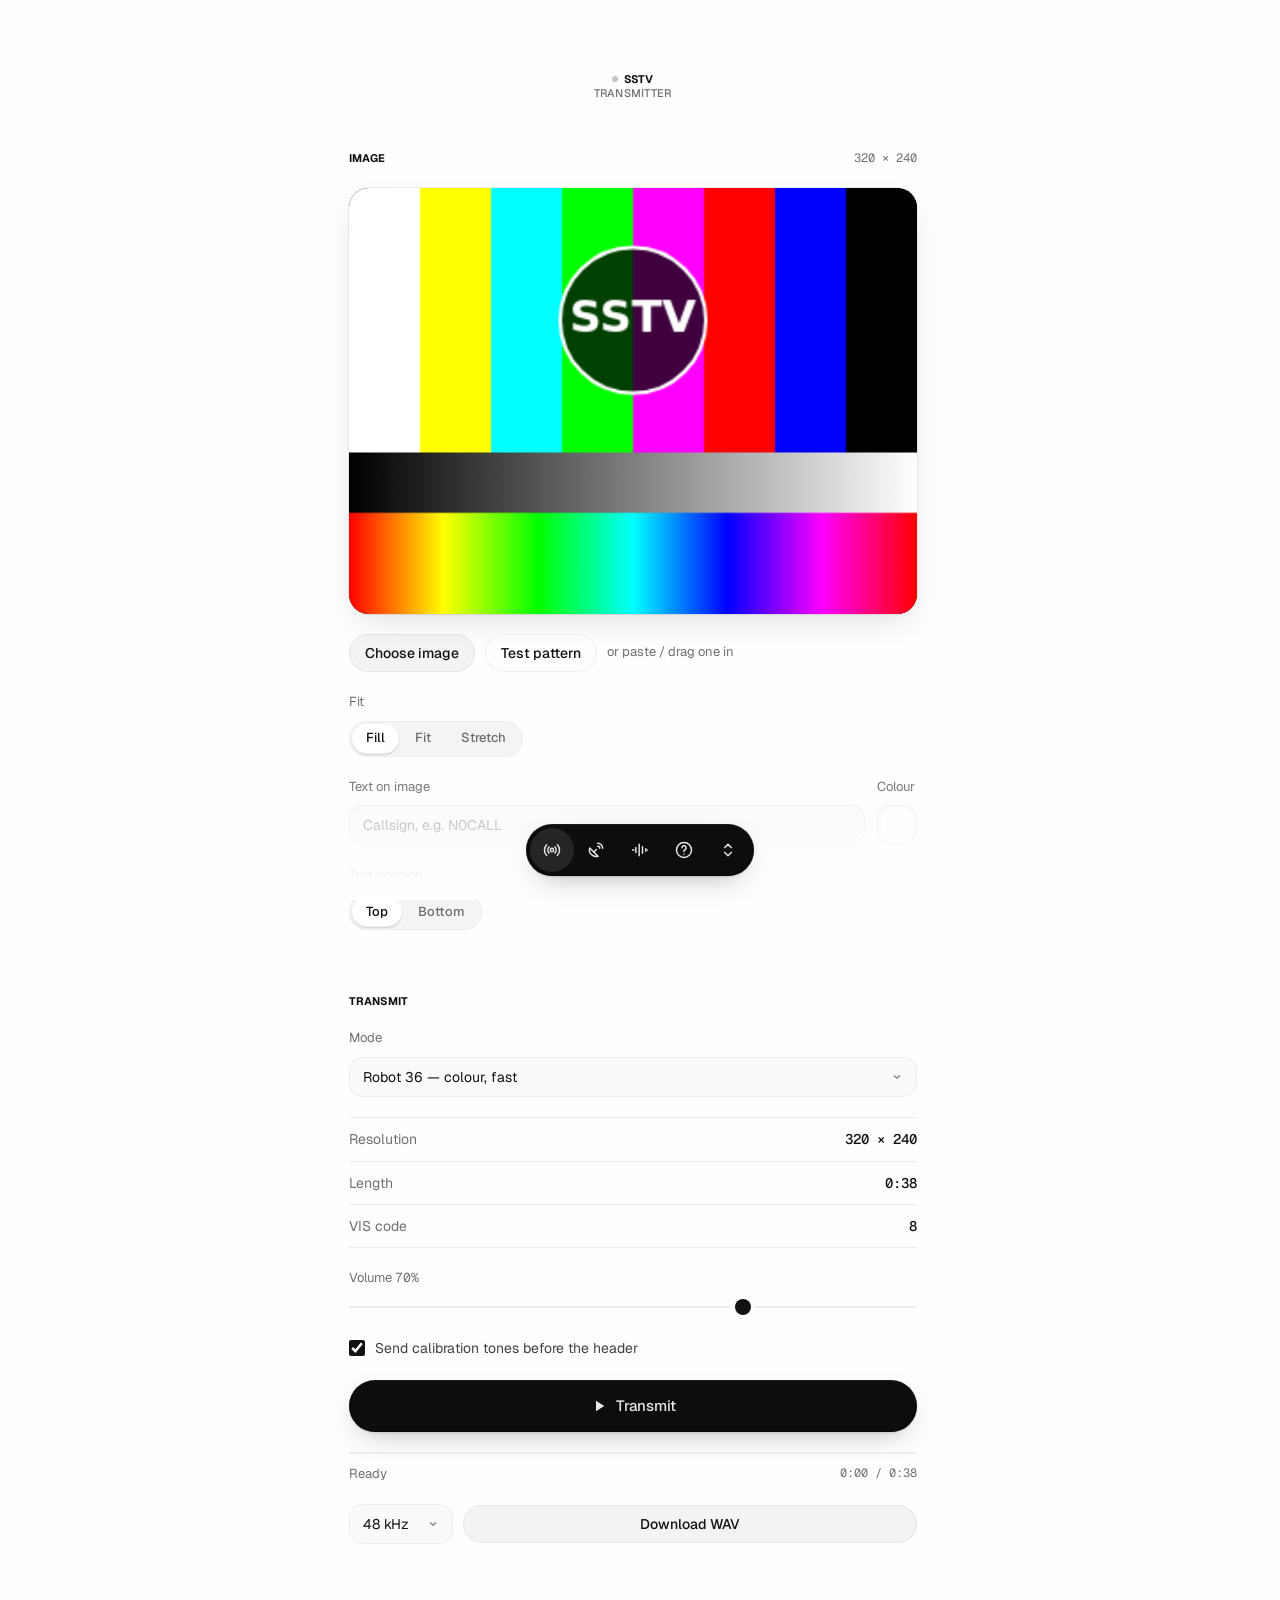
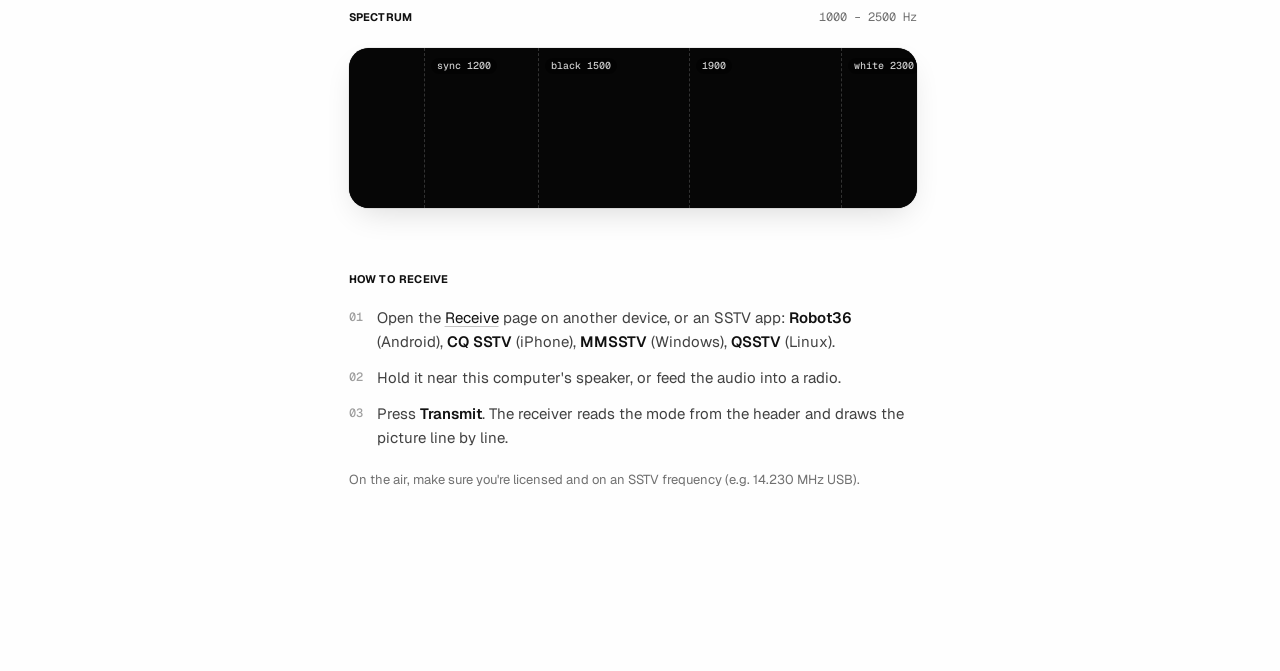
<file: index.html>
<!doctype html>
<html lang="en">
<head>
  <meta charset="utf-8">
  <meta name="viewport" content="width=device-width, initial-scale=1">
  <title>SSTV Transmitter</title>
  <meta name="description" content="Turn any picture into slow-scan TV audio and send it over the air.">
  <script>try { var t = localStorage.getItem('sstv-theme'); if (t === 'light' || t === 'dark') document.documentElement.setAttribute('data-theme', t); } catch (e) {}</script>
  <link rel="preconnect" href="https://fonts.googleapis.com">
  <link rel="preconnect" href="https://fonts.gstatic.com" crossorigin>
  <link rel="stylesheet" href="https://fonts.googleapis.com/css2?family=Geist:wght@400;500;600;700&family=Geist+Mono:wght@400;500&display=swap">
  <link rel="stylesheet" href="style.css">
</head>
<body>
  <header class="lockup">
    <p class="lockup-name"><span class="dot" id="onAir"></span>SSTV</p>
    <p class="lockup-role">Transmitter</p>
  </header>

  <main class="col">
    <!-- Image -->
    <section class="sec reveal" style="--d: 0">
      <div class="sec-head">
        <h2>Image</h2>
        <span class="meta mono" id="dims">320 × 240</span>
      </div>

      <div class="stage" id="stage">
        <canvas id="preview" width="320" height="240"></canvas>
        <canvas id="veil" width="320" height="240"></canvas>
        <div class="drop-hint" id="dropHint">Drop an image here</div>
      </div>

      <div class="row">
        <label class="btn">
          <input type="file" id="file" accept="image/*" hidden>
          Choose image
        </label>
        <button class="btn ghost" id="pattern">Test pattern</button>
        <span class="hint">or paste / drag one in</span>
      </div>

      <div class="field">
        <span class="label">Fit</span>
        <div class="seg" id="fit">
          <button data-v="cover" class="on">Fill</button>
          <button data-v="contain">Fit</button>
          <button data-v="stretch">Stretch</button>
        </div>
      </div>

      <div class="field two">
        <label>
          <span class="label">Text on image</span>
          <input type="text" id="text" maxlength="24" placeholder="Callsign, e.g. N0CALL">
        </label>
        <label class="narrow">
          <span class="label">Colour</span>
          <input type="color" id="textColor" value="#ffffff">
        </label>
      </div>

      <div class="field">
        <span class="label">Text position</span>
        <div class="seg" id="textPos">
          <button data-v="top" class="on">Top</button>
          <button data-v="bottom">Bottom</button>
        </div>
      </div>
    </section>

    <!-- Transmit -->
    <section class="sec reveal" style="--d: 1">
      <div class="sec-head"><h2>Transmit</h2></div>

      <label class="field">
        <span class="label">Mode</span>
        <select id="mode">
          <optgroup label="Robot">
            <option value="robot36" selected>Robot 36 — colour, fast</option>
            <option value="robot72">Robot 72</option>
          </optgroup>
          <optgroup label="Martin">
            <option value="martin1">Martin M1</option>
            <option value="martin2">Martin M2</option>
          </optgroup>
          <optgroup label="Scottie">
            <option value="scottie1">Scottie S1</option>
            <option value="scottie2">Scottie S2</option>
            <option value="scottiedx">Scottie DX</option>
          </optgroup>
          <optgroup label="PD">
            <option value="pd50">PD 50</option>
            <option value="pd90">PD 90</option>
            <option value="pd120">PD 120 — 640 × 496</option>
            <option value="pd180">PD 180 — 640 × 496</option>
          </optgroup>
        </select>
      </label>

      <dl class="rows">
        <div><dt>Resolution</dt><dd id="infoRes">320 × 240</dd></div>
        <div><dt>Length</dt><dd id="infoLen">0:38</dd></div>
        <div><dt>VIS code</dt><dd id="infoVis">8</dd></div>
      </dl>

      <label class="field">
        <span class="label">Volume <span class="mono" id="volVal">70%</span></span>
        <input type="range" id="volume" min="0" max="100" value="70">
      </label>

      <label class="check">
        <input type="checkbox" id="preamble" checked>
        <span>Send calibration tones before the header</span>
      </label>

      <button class="btn primary big" id="play">
        <svg viewBox="0 0 24 24" aria-hidden="true"><path d="M8 5v14l11-7z"/></svg>
        <span>Transmit</span>
      </button>

      <div class="progress"><div id="bar"></div></div>
      <div class="status">
        <span id="status">Ready</span>
        <span id="clock" class="mono">0:00 / 0:38</span>
      </div>

      <div class="split">
        <select id="rate" aria-label="Sample rate">
          <option value="44100">44.1 kHz</option>
          <option value="48000" selected>48 kHz</option>
        </select>
        <button class="btn" id="download">Download WAV</button>
      </div>
    </section>

    <!-- Waterfall -->
    <section class="sec reveal" id="spectrum" style="--d: 2">
      <div class="sec-head">
        <h2>Spectrum</h2>
        <span class="meta mono">1000 – 2500 Hz</span>
      </div>
      <div class="wf-wrap">
        <canvas id="waterfall" width="900" height="160"></canvas>
        <div class="ticks" id="ticks"></div>
      </div>
    </section>

    <!-- Help -->
    <section class="sec reveal prose" id="help" style="--d: 3">
      <h2>How to receive</h2>
      <ol>
        <li><span>Open the <a href="receive.html">Receive</a> page on another device, or an SSTV app: <b>Robot36</b> (Android), <b>CQ SSTV</b> (iPhone), <b>MMSSTV</b> (Windows), <b>QSSTV</b> (Linux).</span></li>
        <li><span>Hold it near this computer's speaker, or feed the audio into a radio.</span></li>
        <li><span>Press <b>Transmit</b>. The receiver reads the mode from the header and draws the picture line by line.</span></li>
      </ol>
      <p class="small">On the air, make sure you're licensed and on an SSTV frequency (e.g. 14.230 MHz USB).</p>
    </section>
  </main>

  <div class="fade" aria-hidden="true"></div>

  <script src="sstv.js"></script>
  <script src="waterfall.js"></script>
  <script src="app.js"></script>
  <script src="ui.js"></script>
</body>
</html>
</file>
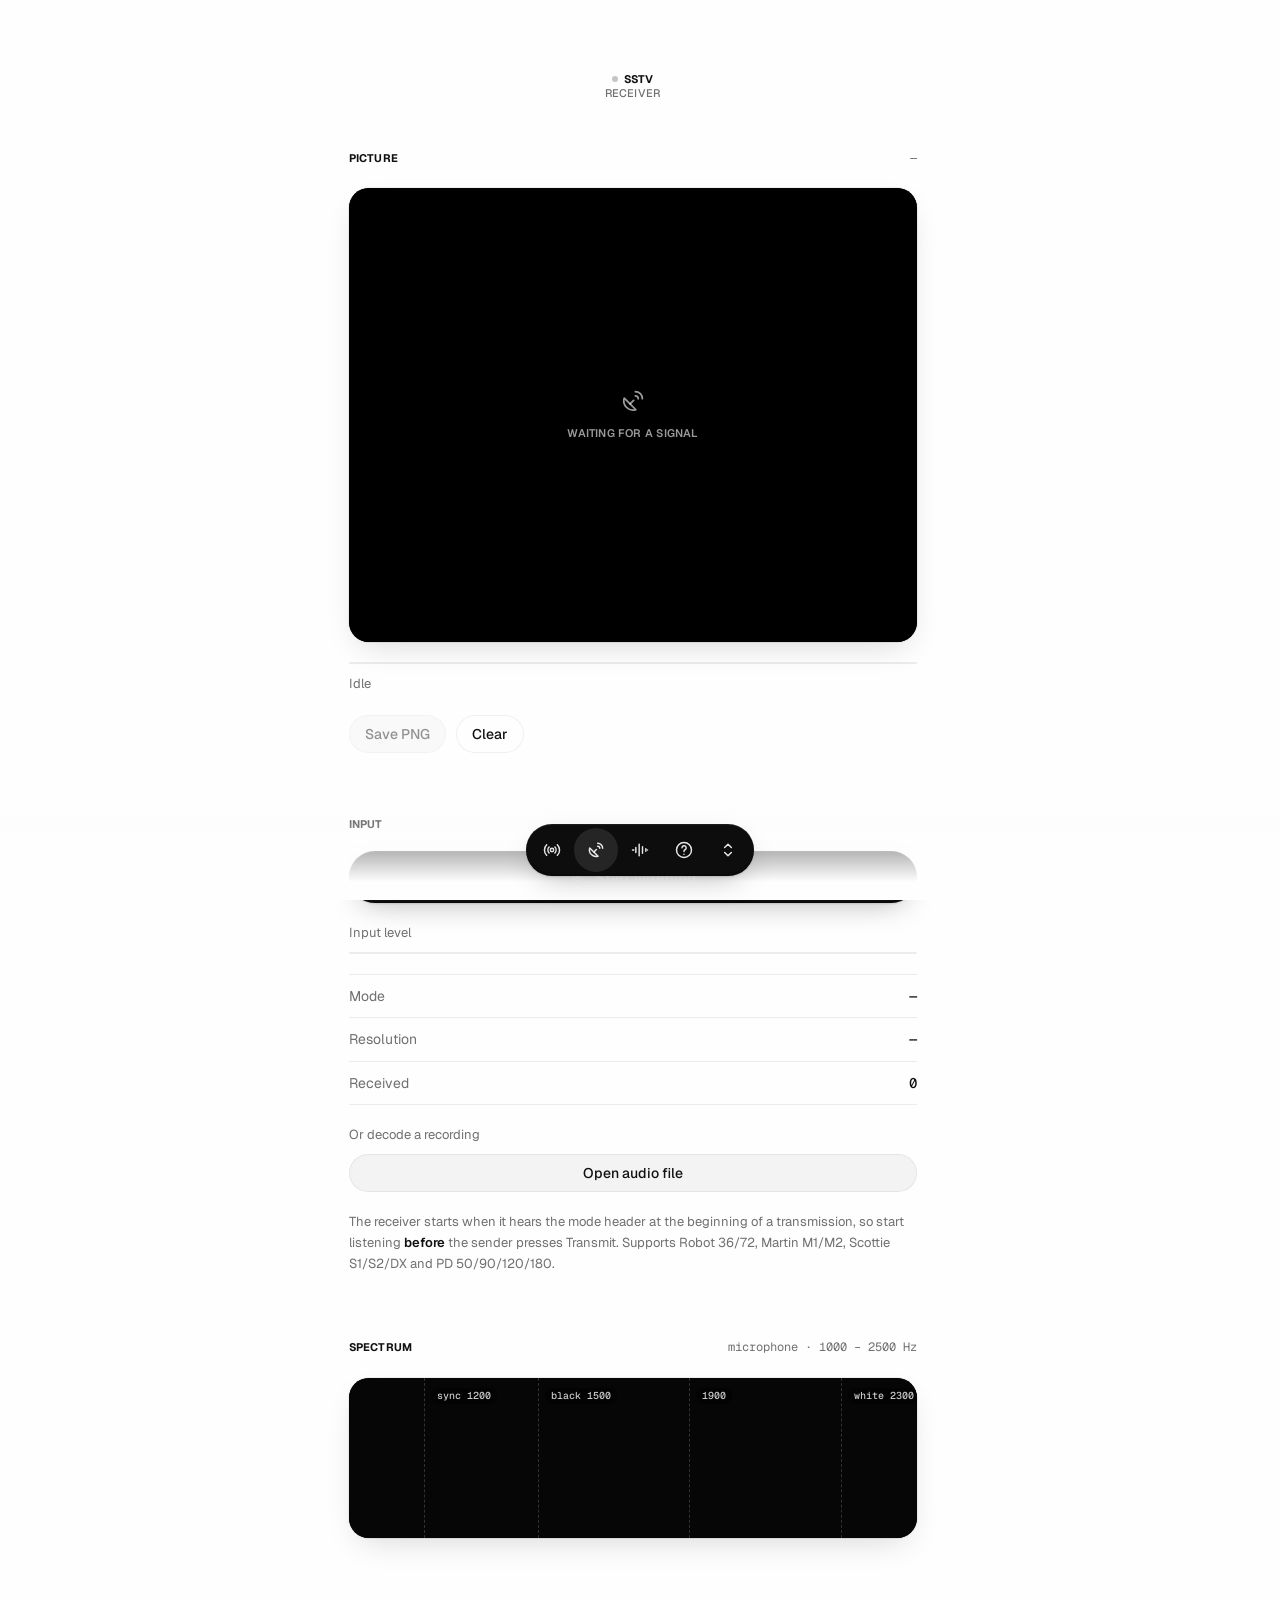
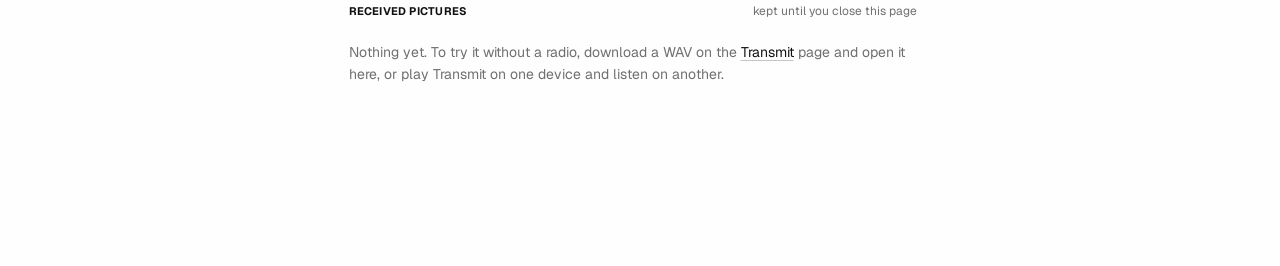
<file: receive.html>
<!doctype html>
<html lang="en">
<head>
  <meta charset="utf-8">
  <meta name="viewport" content="width=device-width, initial-scale=1">
  <title>SSTV Receiver</title>
  <meta name="description" content="Decode slow-scan TV pictures from your microphone or an audio file.">
  <script>try { var t = localStorage.getItem('sstv-theme'); if (t === 'light' || t === 'dark') document.documentElement.setAttribute('data-theme', t); } catch (e) {}</script>
  <link rel="preconnect" href="https://fonts.googleapis.com">
  <link rel="preconnect" href="https://fonts.gstatic.com" crossorigin>
  <link rel="stylesheet" href="https://fonts.googleapis.com/css2?family=Geist:wght@400;500;600;700&family=Geist+Mono:wght@400;500&display=swap">
  <link rel="stylesheet" href="style.css">
</head>
<body>
  <header class="lockup">
    <p class="lockup-name"><span class="dot" id="onAir"></span>SSTV</p>
    <p class="lockup-role">Receiver</p>
  </header>

  <main class="col">
    <!-- Picture -->
    <section class="sec reveal" style="--d: 0">
      <div class="sec-head">
        <h2>Picture</h2>
        <span class="meta mono" id="dims">—</span>
      </div>

      <div class="stage" id="stage" style="aspect-ratio: 5 / 4">
        <canvas id="rx" width="320" height="256"></canvas>
        <div class="rx-empty" id="empty">
          <svg viewBox="0 0 24 24" aria-hidden="true"><path d="M4.5 9.5a8 8 0 0 0 10 10z"/><path d="M9.5 14.5l3-3"/><path d="M14 4a6 6 0 0 1 6 6M14 7.5a2.5 2.5 0 0 1 2.5 2.5"/></svg>
          <span id="emptyText">Waiting for a signal</span>
        </div>
        <div class="drop-hint">Drop an audio file to decode</div>
      </div>

      <div class="progress"><div id="bar"></div></div>
      <div class="status">
        <span id="status">Idle</span>
        <span id="lines" class="mono"></span>
      </div>

      <div class="row">
        <button class="btn" id="save" disabled>Save PNG</button>
        <button class="btn ghost" id="clear">Clear</button>
      </div>
    </section>

    <!-- Input -->
    <section class="sec reveal" style="--d: 1">
      <div class="sec-head"><h2>Input</h2></div>

      <button class="btn primary big" id="listen">
        <svg viewBox="0 0 24 24" aria-hidden="true"><path d="M12 14a3 3 0 0 0 3-3V5a3 3 0 0 0-6 0v6a3 3 0 0 0 3 3zm5-3a5 5 0 0 1-10 0H5a7 7 0 0 0 6 6.92V21h2v-3.08A7 7 0 0 0 19 11z"/></svg>
        <span>Start listening</span>
      </button>

      <div class="field">
        <span class="label">Input level</span>
        <div class="meter"><div id="meter"></div></div>
      </div>

      <dl class="rows">
        <div><dt>Mode</dt><dd id="infoMode">—</dd></div>
        <div><dt>Resolution</dt><dd id="infoRes">—</dd></div>
        <div><dt>Received</dt><dd id="infoCount">0</dd></div>
      </dl>

      <div class="field">
        <span class="label">Or decode a recording</span>
        <div class="row">
          <label class="btn" style="flex: 1">
            <input type="file" id="file" accept="audio/*,.wav,.mp3,.ogg,.m4a,.flac" hidden>
            Open audio file
          </label>
          <button class="btn ghost" id="cancel" hidden>Cancel</button>
        </div>
      </div>

      <p class="hint" style="margin: 0">
        The receiver starts when it hears the mode header at the beginning of a transmission,
        so start listening <b>before</b> the sender presses Transmit. Supports Robot 36/72,
        Martin M1/M2, Scottie S1/S2/DX and PD 50/90/120/180.
      </p>
    </section>

    <!-- Waterfall -->
    <section class="sec reveal" id="spectrum" style="--d: 2">
      <div class="sec-head">
        <h2>Spectrum</h2>
        <span class="meta mono">microphone · 1000 – 2500 Hz</span>
      </div>
      <div class="wf-wrap">
        <canvas id="waterfall" width="900" height="160"></canvas>
        <div class="ticks" id="ticks"></div>
      </div>
    </section>

    <!-- Gallery -->
    <section class="sec reveal prose" id="help" style="--d: 3">
      <div class="sec-head">
        <h2>Received pictures</h2>
        <span class="meta">kept until you close this page</span>
      </div>
      <div class="gallery" id="gallery">
        <p id="galleryEmpty">
          Nothing yet. To try it without a radio, download a WAV on the
          <a href="index.html">Transmit</a> page and open it here, or play Transmit
          on one device and listen on another.
        </p>
      </div>
    </section>
  </main>

  <div class="fade" aria-hidden="true"></div>

  <script src="sstv.js"></script>
  <script src="sstv-rx.js"></script>
  <script src="waterfall.js"></script>
  <script src="rx.js"></script>
  <script src="ui.js"></script>
</body>
</html>
</file>
<file: style.css>
/* ---------- tokens ---------- */
:root {
  color-scheme: light;
  --bg: #fefefe;
  --fg: #111;
  --fg-80: rgba(17, 17, 17, .8);
  --fg-60: rgba(17, 17, 17, .6);
  --fg-40: rgba(17, 17, 17, .4);
  --fg-24: rgba(17, 17, 17, .24);
  --accent: #ff470a;
  --line: #ececec;
  --surface: #fafafa;
  --surface-2: #f3f3f3;
  --edge: #0000000f;
  --media-shadow: 0 0 0 1px var(--edge), 0 1px 2px -1px #00000014, 0 12px 32px -10px #00000029;

  --seg-track: #1111110a;
  --seg-edge: #11111108;
  --seg-on: #fff;
  --seg-on-ink: #111;
  --seg-on-shadow: inset 0 1px 1px #fff9, inset 0 -1px 1px #0000000f, 0 1px 2px #00000029;

  --dock: #0d0d0d;
  --dock-ink: #ffffffe6;
  --dock-ink-60: #fff9;
  --dock-hover: #ffffff0f;
  --dock-active: #ffffff1a;
  --dock-shadow: inset 0 1px 1px #ffffff14, inset 0 -1px 2px #00000080, 0 1px 2px #0000001f, 0 10px 30px -12px #00000059;
  --dock-panel-shadow: inset 0 1px 1px #ffffff14, inset 0 -1px 4px #00000080, 0 4px 16px #00000029;
  --dock-seg-on: #fff;
  --dock-seg-on-ink: #0d0d0de6;

  --ease: cubic-bezier(.165, .84, .44, 1);
  --sans: "Geist", "Geist Sans", system-ui, -apple-system, "Segoe UI", Roboto, sans-serif;
  --mono: "Geist Mono", ui-monospace, "Cascadia Mono", Consolas, monospace;
}

@media (prefers-color-scheme: dark) {
  :root:not([data-theme="light"]) {
    color-scheme: dark;
    --bg: #0d0d0d;
    --fg: #fefefe;
    --fg-80: rgba(254, 254, 254, .8);
    --fg-60: rgba(254, 254, 254, .6);
    --fg-40: rgba(254, 254, 254, .4);
    --fg-24: rgba(254, 254, 254, .24);
    --line: #1f1f1f;
    --surface: #111;
    --surface-2: #171717;
    --edge: #ffffff1a;
    --media-shadow: 0 0 0 1px var(--edge), 0 1px 2px -1px #0000007a, 0 12px 32px -10px #00000094;
    --seg-track: #ffffff0a;
    --seg-edge: #ffffff12;
    --seg-on: #2a2a2a;
    --seg-on-ink: #fefefe;
    --seg-on-shadow: inset 0 1px 0 #ffffff1f, inset 0 -1px 1px #0006, 0 1px 3px #0009;
    --dock: #fff;
    --dock-ink: #0d0d0de6;
    --dock-ink-60: #0d0d0d99;
    --dock-hover: #0000000a;
    --dock-active: #0d0d0d12;
    --dock-shadow: inset 0 2px 4px #fff6, inset 0 -1px 2px #0006, 0 10px 30px -10px #000c;
    --dock-panel-shadow: inset 0 2px 4px #fff6, inset 0 -1px 1px #0003, inset 0 -1px 4px #0006, 0 1px 4px #000c;
    --dock-seg-on: #0d0d0d;
    --dock-seg-on-ink: #ffffffe6;
  }
}
:root[data-theme="dark"] {
  color-scheme: dark;
  --bg: #0d0d0d;
  --fg: #fefefe;
  --fg-80: rgba(254, 254, 254, .8);
  --fg-60: rgba(254, 254, 254, .6);
  --fg-40: rgba(254, 254, 254, .4);
  --fg-24: rgba(254, 254, 254, .24);
  --line: #1f1f1f;
  --surface: #111;
  --surface-2: #171717;
  --edge: #ffffff1a;
  --media-shadow: 0 0 0 1px var(--edge), 0 1px 2px -1px #0000007a, 0 12px 32px -10px #00000094;
  --seg-track: #ffffff0a;
  --seg-edge: #ffffff12;
  --seg-on: #2a2a2a;
  --seg-on-ink: #fefefe;
  --seg-on-shadow: inset 0 1px 0 #ffffff1f, inset 0 -1px 1px #0006, 0 1px 3px #0009;
  --dock: #fff;
  --dock-ink: #0d0d0de6;
  --dock-ink-60: #0d0d0d99;
  --dock-hover: #0000000a;
  --dock-active: #0d0d0d12;
  --dock-shadow: inset 0 2px 4px #fff6, inset 0 -1px 2px #0006, 0 10px 30px -10px #000c;
  --dock-panel-shadow: inset 0 2px 4px #fff6, inset 0 -1px 1px #0003, inset 0 -1px 4px #0006, 0 1px 4px #000c;
  --dock-seg-on: #0d0d0d;
  --dock-seg-on-ink: #ffffffe6;
}

/* ---------- base ---------- */
* { box-sizing: border-box; }
html { background: var(--bg); scrollbar-gutter: stable; }
html, body { margin: 0; }
body {
  background: var(--bg);
  color: var(--fg);
  font: 15px/1.6 var(--sans);
  -webkit-font-smoothing: antialiased;
  font-synthesis: none;
  min-height: 100vh;
  transition: background-color .25s, color .25s;
}
::selection { background: var(--accent); color: #fff; }
a { color: inherit; }
.mono { font-family: var(--mono); font-variant-numeric: tabular-nums; }
[hidden] { display: none !important; }

/* ---------- lockup ---------- */
.lockup {
  display: flex; flex-direction: column; align-items: center;
  padding: 72px 16px 8px;
  font-size: 11px; line-height: 1.3; letter-spacing: .02em; text-transform: uppercase;
}
.lockup p { margin: 0; white-space: nowrap; }
.lockup-name { font-weight: 700; display: inline-flex; align-items: center; gap: 6px; }
.lockup-role { font-weight: 500; color: var(--fg-60); }
.lockup p { animation: textIn .68s var(--ease) both; }
.lockup-name { animation-delay: .08s; }
.lockup-role { animation-delay: .2s; }
.dot {
  width: 6px; height: 6px; border-radius: 50%; background: var(--fg-24);
  transition: background .2s, box-shadow .2s;
}
.dot.live { background: var(--accent); box-shadow: 0 0 0 3px color-mix(in srgb, var(--accent) 25%, transparent); animation: pulse 1.2s infinite; }
@keyframes pulse { 50% { opacity: .45; } }
@keyframes textIn { from { opacity: 0; filter: blur(6px); transform: translateY(7px); } }

/* ---------- column + sections ---------- */
.col { max-width: 600px; margin: 0 auto; padding: 40px 16px 180px; display: flex; flex-direction: column; gap: 64px; }
.sec { display: flex; flex-direction: column; gap: 20px; min-width: 0; }
.reveal { animation: textIn .7s var(--ease) both; animation-delay: calc(.3s + var(--d, 0) * .08s); }
.sec-head { display: flex; justify-content: space-between; align-items: baseline; gap: 12px; }
h2 {
  margin: 0; font-size: 11px; line-height: 1.3; font-weight: 700;
  letter-spacing: .02em; text-transform: uppercase; color: var(--fg);
}
.meta { font-size: 12px; color: var(--fg-60); }
.hint { font-size: 13px; color: var(--fg-60); }
.label { font-size: 13px; color: var(--fg-60); }

/* ---------- media ---------- */
.stage {
  position: relative; border-radius: 20px; overflow: hidden;
  background: #000; box-shadow: var(--media-shadow);
  aspect-ratio: 4 / 3;
}
.stage canvas { position: absolute; inset: 0; width: 100%; height: 100%; display: block; }
.drop-hint {
  position: absolute; inset: 10px; display: grid; place-items: center;
  border: 1.5px dashed rgba(255, 255, 255, .7); border-radius: 14px;
  background: rgba(0, 0, 0, .55); color: #fff; font-size: 13px; font-weight: 500;
  opacity: 0; pointer-events: none; transition: opacity .2s var(--ease);
}
.stage.drag .drop-hint { opacity: 1; }
.rx-empty {
  position: absolute; inset: 0; display: flex; flex-direction: column; gap: 10px;
  align-items: center; justify-content: center;
  color: rgba(255, 255, 255, .6); font-size: 11px; font-weight: 600; letter-spacing: .02em; text-transform: uppercase;
}
.rx-empty svg { width: 28px; height: 28px; fill: none; stroke: currentColor; stroke-width: 1.5; stroke-linecap: round; stroke-linejoin: round; }

/* ---------- controls ---------- */
.row { display: flex; gap: 10px; align-items: center; flex-wrap: wrap; }
.field { display: flex; flex-direction: column; gap: 8px; }
.field.two { flex-direction: row; gap: 12px; align-items: flex-end; }
.field.two > label { display: flex; flex-direction: column; gap: 8px; flex: 1; min-width: 0; }
.field.two > .narrow { flex: 0 0 auto; }

.btn {
  appearance: none; font: inherit; font-size: 14px; font-weight: 500; line-height: 1;
  display: inline-flex; align-items: center; justify-content: center; gap: 8px;
  height: 38px; padding: 0 16px; border-radius: 999px; cursor: pointer;
  background: var(--surface-2); color: var(--fg); border: 0;
  box-shadow: inset 0 0 0 1px var(--edge);
  transition: background .15s, color .15s, scale .18s cubic-bezier(.22, 1, .36, 1), opacity .15s;
}
.btn:hover { background: color-mix(in srgb, var(--surface-2) 70%, var(--fg) 6%); }
.btn:active { scale: .97; }
.btn:disabled { opacity: .45; cursor: default; scale: 1; }
.btn.ghost { background: transparent; }
.btn.ghost:hover { background: var(--surface); }
.btn.primary {
  background: var(--dock); color: var(--dock-ink);
  box-shadow: var(--dock-shadow);
}
.btn.primary:hover { background: var(--dock); opacity: .92; }
.btn.primary.live { background: var(--accent); color: #fff; box-shadow: inset 0 1px 1px #ffffff40, inset 0 -1px 2px #0000004d, 0 8px 24px -10px var(--accent); }
.btn.big { height: 52px; width: 100%; font-size: 15px; }
.btn svg { width: 18px; height: 18px; fill: currentColor; }

input[type=text], select {
  width: 100%; height: 40px; padding: 0 14px;
  background: var(--surface); color: var(--fg);
  border: 0; box-shadow: inset 0 0 0 1px var(--line); border-radius: 14px;
  font: inherit; font-size: 14px;
  transition: box-shadow .15s;
}
select {
  appearance: none; padding-right: 36px; cursor: pointer;
  background-image: url("data:image/svg+xml,%3Csvg xmlns='http://www.w3.org/2000/svg' viewBox='0 0 24 24' fill='none' stroke='%23888' stroke-width='2' stroke-linecap='round' stroke-linejoin='round'%3E%3Cpath d='M8 10l4 4 4-4'/%3E%3C/svg%3E");
  background-repeat: no-repeat; background-position: right 12px center; background-size: 16px;
}
select option, select optgroup { background: var(--bg); color: var(--fg); }
input[type=text]::placeholder { color: var(--fg-40); }
input[type=text]:hover, select:hover { box-shadow: inset 0 0 0 1px var(--fg-24); }
input:focus-visible, select:focus-visible, button:focus-visible, a:focus-visible, label.btn:focus-within {
  outline: 2px solid color-mix(in srgb, var(--fg) 28%, transparent); outline-offset: 2px;
}
select:disabled { opacity: .5; cursor: default; }
input[type=color] {
  width: 40px; height: 40px; padding: 4px; cursor: pointer;
  border: 0; border-radius: 14px; background: var(--surface); box-shadow: inset 0 0 0 1px var(--line);
}
input[type=color]::-webkit-color-swatch-wrapper { padding: 0; }
input[type=color]::-webkit-color-swatch { border: 0; border-radius: 10px; }

input[type=range] { appearance: none; width: 100%; height: 20px; background: transparent; cursor: pointer; margin: 0; }
input[type=range]::-webkit-slider-runnable-track { height: 2px; background: var(--line); border-radius: 2px; }
input[type=range]::-moz-range-track { height: 2px; background: var(--line); border-radius: 2px; }
input[type=range]::-webkit-slider-thumb {
  appearance: none; width: 16px; height: 16px; margin-top: -7px; border-radius: 50%;
  background: var(--fg); box-shadow: 0 0 0 4px var(--bg);
}
input[type=range]::-moz-range-thumb { width: 16px; height: 16px; border: 0; border-radius: 50%; background: var(--fg); box-shadow: 0 0 0 4px var(--bg); }

.check { display: flex; gap: 10px; align-items: center; font-size: 14px; color: var(--fg-80); cursor: pointer; }
.check input { accent-color: var(--fg); width: 16px; height: 16px; margin: 0; }

.seg {
  display: inline-flex; align-self: flex-start; gap: 2px; padding: 3px;
  background: var(--seg-track); box-shadow: inset 0 0 0 1px var(--seg-edge); border-radius: 999px;
}
.seg button {
  appearance: none; border: 0; background: transparent; color: var(--fg-60);
  font: inherit; font-size: 13px; font-weight: 500; height: 30px; padding: 0 14px;
  border-radius: 999px; cursor: pointer; transition: background .15s, color .15s, scale .18s cubic-bezier(.22, 1, .36, 1);
}
.seg button:hover { color: var(--fg); }
.seg button:active { scale: .96; }
.seg button.on { background: var(--seg-on); color: var(--seg-on-ink); box-shadow: var(--seg-on-shadow); }

/* key/value list (like a quiet table) */
.rows { margin: 0; display: flex; flex-direction: column; }
.rows div {
  display: flex; justify-content: space-between; align-items: baseline; gap: 12px;
  padding: 10px 0; border-bottom: 1px solid var(--line);
}
.rows div:first-child { border-top: 1px solid var(--line); }
.rows dt { font-size: 14px; color: var(--fg-60); }
.rows dd { margin: 0; font-size: 14px; font-weight: 500; font-family: var(--mono); font-variant-numeric: tabular-nums; }

.progress { height: 2px; background: var(--line); border-radius: 2px; overflow: hidden; }
.progress div { height: 100%; width: 0; background: var(--accent); transition: width .12s linear; }
.status { display: flex; justify-content: space-between; gap: 12px; font-size: 13px; color: var(--fg-60); margin-top: -10px; }
.status .mono { font-size: 12px; }

.meter { height: 2px; background: var(--line); border-radius: 2px; overflow: hidden; }
.meter div { height: 100%; width: 0; background: var(--fg); transition: width .08s linear; }
.meter div.hot { background: var(--accent); }

.split { display: flex; gap: 10px; align-items: center; }
.split select { width: auto; flex: 0 0 auto; }
.split .btn { flex: 1; }

/* ---------- waterfall ---------- */
.wf-wrap { position: relative; border-radius: 20px; overflow: hidden; box-shadow: var(--media-shadow); background: #060606; }
#waterfall { width: 100%; height: 160px; display: block; }
.ticks { position: absolute; inset: 0; pointer-events: none; }
.ticks span { position: absolute; top: 0; bottom: 0; border-left: 1px dashed rgba(255, 255, 255, .18); }
.ticks span b {
  position: absolute; top: 10px; left: 6px; white-space: nowrap;
  font: 500 10px/1 var(--mono); color: rgba(255, 255, 255, .8);
  background: rgba(0, 0, 0, .5); padding: 3px 6px; border-radius: 999px;
}

/* ---------- prose ---------- */
.prose p, .prose li { margin: 0; color: var(--fg-80); }
.prose b { color: var(--fg); font-weight: 600; }
.prose ol { margin: 0; padding: 0; list-style: none; counter-reset: step; display: flex; flex-direction: column; gap: 12px; }
.prose li { counter-increment: step; display: grid; grid-template-columns: 28px 1fr; }
.prose li::before { content: counter(step, decimal-leading-zero); font: 500 12px/1.9 var(--mono); color: var(--fg-40); }
.prose a:not(.shot) {
  color: var(--fg); text-decoration: underline; text-underline-offset: 3px;
  text-decoration-color: var(--fg-24); transition: text-decoration-color .15s;
}
.prose a:not(.shot):hover { text-decoration-color: currentColor; }
.hint b { color: var(--fg); font-weight: 600; }
.prose .small { font-size: 13px; color: var(--fg-60); }

/* ---------- gallery ---------- */
.gallery { display: grid; grid-template-columns: repeat(auto-fill, minmax(160px, 1fr)); gap: 16px; }
.gallery > p { grid-column: 1 / -1; margin: 0; font-size: 14px; color: var(--fg-60); }
.shot { display: flex; flex-direction: column; gap: 8px; text-decoration: none; color: var(--fg-60); font-size: 12px; }
.shot img { width: 100%; display: block; border-radius: 14px; background: #000; box-shadow: var(--media-shadow); transition: scale .25s var(--ease); }
.shot:hover img { scale: 1.02; }
.shot b { color: var(--fg); font-weight: 500; }

/* ---------- bottom fade + dock ---------- */
.fade {
  position: fixed; left: 0; right: 0; bottom: 0; height: 120px; pointer-events: none; z-index: 9;
  background: linear-gradient(to bottom, transparent, var(--bg) 85%);
}
.dock-pos {
  position: fixed; left: 50%; bottom: 24px; z-index: 10; translate: -50% 0;
  animation: dockIn .5s var(--ease) .45s both;
}
@keyframes dockIn { from { transform: translateY(calc(100% + 32px)); } }
.dock {
  position: relative; overflow: hidden;
  width: var(--w, 228px); height: var(--h, 52px);
  border-radius: 26px; background: var(--dock); color: var(--dock-ink);
  box-shadow: var(--dock-shadow);
  transition: width .42s var(--ease), height .42s var(--ease), border-radius .42s var(--ease), box-shadow .3s;
}
.dock.open { border-radius: 24px; box-shadow: var(--dock-panel-shadow), 0 20px 50px -20px #0008; }
.dock-bar {
  position: absolute; left: 0; right: 0; bottom: 0; height: 52px; padding: 0 4px;
  display: flex; align-items: center; justify-content: space-around;
  transition: opacity .2s, filter .2s;
}
.dock.open .dock-bar { opacity: 0; filter: blur(4px); pointer-events: none; }
.dock-bar a, .dock-bar button {
  display: flex; align-items: center; justify-content: center; flex: 1;
  height: 44px; border: 0; padding: 0; border-radius: 999px;
  background: none; color: inherit; cursor: pointer;
  transition: background .15s, scale .18s cubic-bezier(.22, 1, .36, 1);
}
.dock-bar a:hover, .dock-bar button:hover { background: var(--dock-hover); }
.dock-bar a:active, .dock-bar button:active { scale: .92; }
.dock-bar .is-active { background: var(--dock-active); }
.dock svg { width: 20px; height: 20px; fill: none; stroke: currentColor; stroke-width: 1.75; stroke-linecap: round; stroke-linejoin: round; }

.dock-panel {
  position: absolute; left: 0; right: 0; bottom: 0; padding: 8px;
  display: flex; flex-direction: column; gap: 6px;
  opacity: 0; pointer-events: none;
}
.dock.open .dock-panel { opacity: 1; pointer-events: auto; }
.dock-panel > * { opacity: 0; transform: translateY(24px); filter: blur(4px); transition: opacity .3s var(--ease), transform .42s var(--ease), filter .3s var(--ease); }
.dock.open .dock-panel > * { opacity: 1; transform: none; filter: none; }
.dock.open .dock-panel > *:nth-child(2) { transition-delay: .03s; }
.dock.open .dock-panel > *:nth-child(3) { transition-delay: .06s; }
.dock.open .dock-panel > *:nth-child(4) { transition-delay: .09s; }
.dock.open .dock-panel > *:nth-child(5) { transition-delay: .12s; }

.theme-switch { display: flex; gap: 2px; padding: 3px; border-radius: 16px; background: var(--dock-hover); }
.theme-switch button {
  flex: 1; display: inline-flex; align-items: center; justify-content: center; gap: 6px;
  height: 32px; border: 0; border-radius: 13px; background: none; cursor: pointer;
  color: var(--dock-ink-60); font: inherit; font-size: 13px;
  transition: background .15s, color .15s;
}
.theme-switch button:hover { color: var(--dock-ink); }
.theme-switch button.on { background: var(--dock-seg-on); color: var(--dock-seg-on-ink); }
.theme-switch svg { width: 16px; height: 16px; stroke-width: 1.6; }

.menu-item {
  display: flex; align-items: center; gap: 12px; height: 40px; padding: 0 12px;
  border-radius: 16px; text-decoration: none; color: var(--dock-ink);
  font-size: 15px; font-weight: 500; background: none; border: 0; cursor: pointer; font-family: inherit; text-align: left;
  transition: background .15s;
}
.menu-item:hover { background: var(--dock-hover); }
.menu-item.is-active { background: var(--dock-active); }
.menu-item span { flex: 1; }
.menu-item small { font-size: 12px; color: var(--dock-ink-60); font-weight: 400; }

@media (prefers-reduced-motion: reduce) {
  *, *::before, *::after { animation: none !important; transition: none !important; }
}
@media (max-width: 480px) {
  .lockup { padding-top: 48px; }
  .col { gap: 52px; }
  .field.two { flex-wrap: wrap; }
}
</file>
